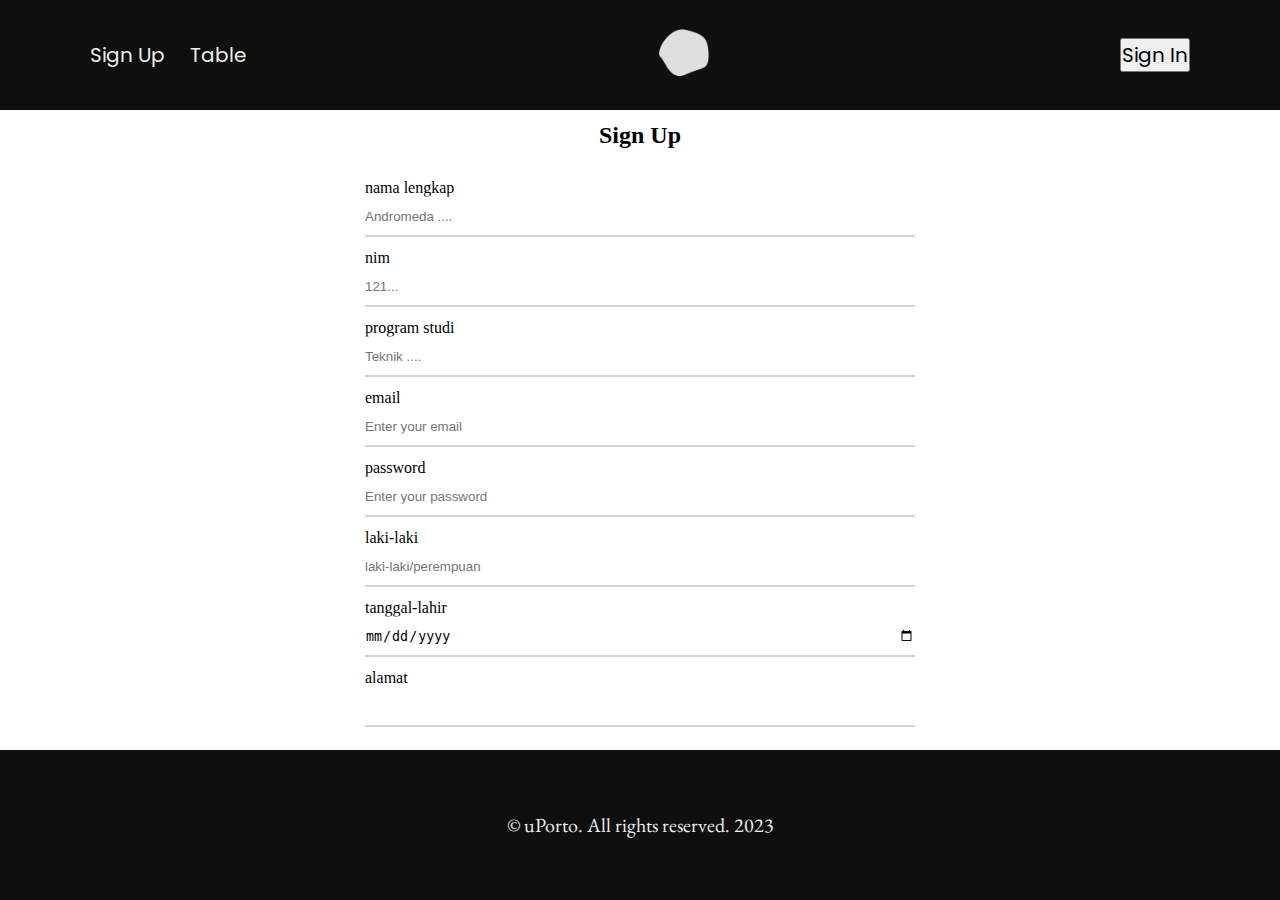
<file: halaman-formulir/index.html>
<!DOCTYPE html>
<html lang="en">
  <head>
    <meta charset="UTF-8" />
    <meta name="viewport" content="width=device-width, initial-scale=1.0" />
    <link rel="stylesheet" href="style.css" />
    <title>SignUp</title>
  </head>
  <body>
    <header class="header">
      <nav class="nav">
        <ul class="nav-items">
          <li class="nav-item poppins">
            <a href="#" class="nav-link">Sign Up</a>
            <a href="../halaman-tabel/index.html" class="nav-link">Table</a>
          </li>
        </ul>

        <a href="../homepage/index.html" class="nav-logo"><img src="../assets/images/logo.png" alt="logo" /></a>

        <button class="button poppins">Sign In</button>
      </nav>
    </header>
    <section class="main">
      <div class="form-container">
        <form action="/halaman-tabel/tabel.html">
          <h2>Sign Up</h2>
          <div class="input-box">
            <label for="nama">nama lengkap</label>
            <input type="text" name="nama" id="name" value="" placeholder="Andromeda ...." required/>
          </div>
          <div class="input-box">
            <label for="nim">nim</label>
            <input type="text" name="nim" id="name" value="" placeholder="121..." required/>
          </div>
          <div class="input-box">
            <label for="program-studi">program studi</label>
            <input type="text" name="program-studi" id="program-studi" value="" placeholder="Teknik ...." />
          </div>
          <div class="input-box">
            <label for="email">email</label>
            <input type="email" id="email" name="email" value="" placeholder="Enter your email" />
          </div>
          <div class="input-box">
            <label for="password">password</label>
            <input type="password" id="password" name="password" value="" placeholder="Enter your password" />
          </div>

          <div class="input-box">
            <label for="jenis-kelamin">laki-laki</label>
            <input type="text" id="jenis-kelamin" name="jenis-kelamin" value="" placeholder="laki-laki/perempuan" />
          </div>

          <div class="input-box">
            <label for="tanggal-lahir">tanggal-lahir</label>
            <input type="date" id="tanggal-lahir" name="tanggal-lahir" value="" />
          </div>

          <div class="input-box">
            <label for="alamat">alamat</label>
            <input type="text" id="alamat" />
          </div>

          <div class="input-box">
            <button type="submit" class="submit-button poppins">Submit</button>
          </div>
        </form>
      </div>
    </section>
    <footer class="footer">
      <div class="copyright garamond">
        <p>&copy; uPorto. All rights reserved. 2023</p>
      </div>
    </footer>
  </body>
</html>
</file>
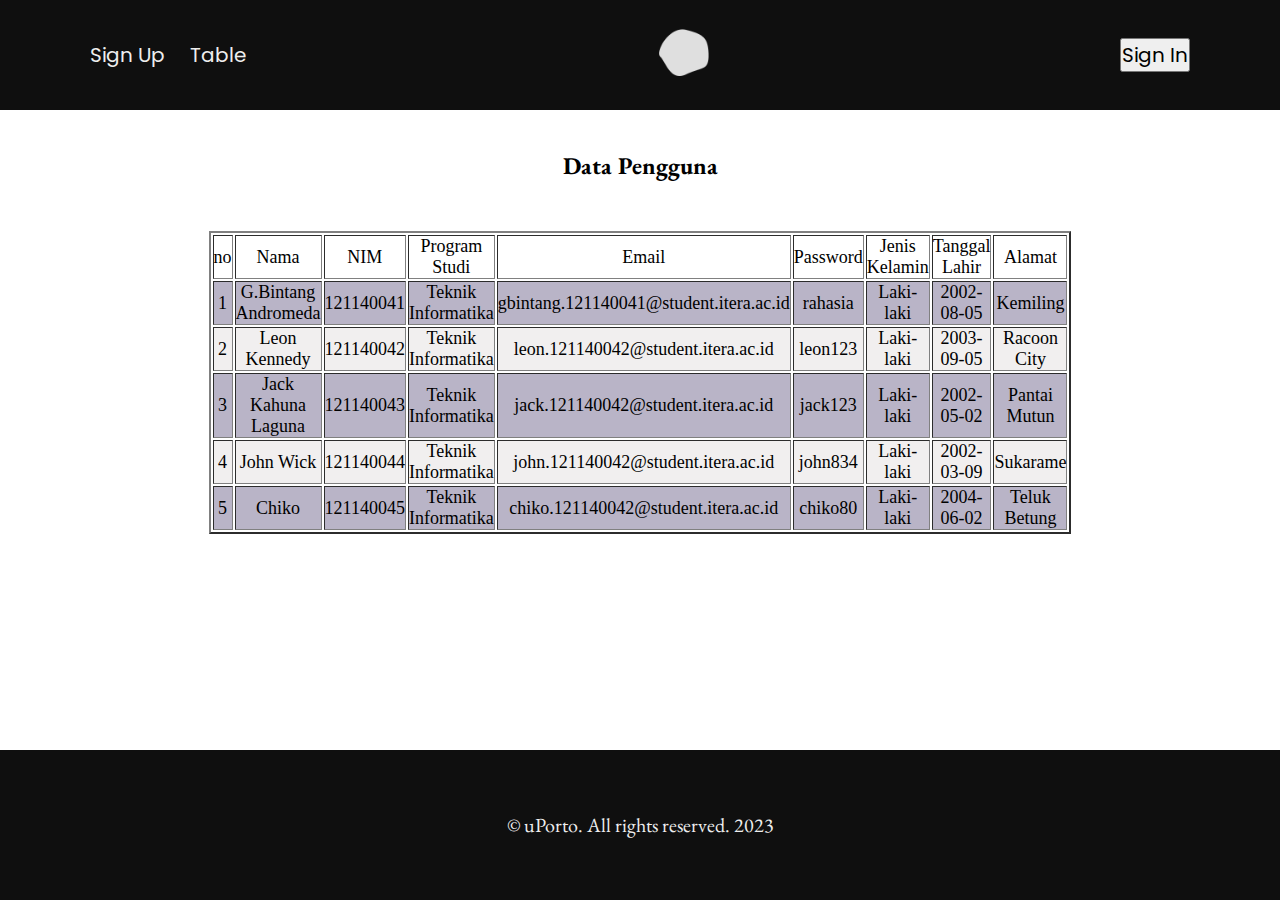
<file: halaman-tabel/index.html>
<!DOCTYPE html>
<html lang="en">
  <head>
    <meta charset="UTF-8" />
    <meta name="viewport" content="width=device-width, initial-scale=1.0" />
    <link rel="stylesheet" href="style.css" />
    <title>Table</title>
  </head>
  <body>
    <header class="header">
      <nav class="nav">
        <ul class="nav-items">
          <li class="nav-item poppins">
            <a href="../halaman-formulir/index.html" class="nav-link">Sign Up</a>
            <a href="#" class="nav-link">Table</a>
          </li>
        </ul>

        <a href="../homepage/index.html" class="nav-logo"><img src="../assets/images/logo.png" alt="logo" /></a>

        <button class="button poppins">Sign In</button>
      </nav>
    </header>
    <section class="main">
        <h2 class="title-table garamond">Data Pengguna</h2>
        <div class="table-wrapper">
            <table border="2">
                <thead align="center">
                  <tr class="table-first-column">
                    <td>no</td>
                    <td>Nama</td>
                    <td>NIM</td>
                    <td>Program Studi</td>
                    <td>Email</td>
                    <td>Password</td>
                    <td>Jenis Kelamin</td>
                    <td>Tanggal Lahir</td>
                    <td>Alamat</td>
                  </tr>
                </thead>
                <tbody align="center">
                  <tr class="kolom-table">
                    <td>1</td>
                    <td>G.Bintang Andromeda</td>
                    <td>121140041</td>
                    <td>Teknik Informatika</td>
                    <td>gbintang.121140041@student.itera.ac.id</td>
                    <td>rahasia</td>
                    <td>Laki-laki</td>
                    <td>2002-08-05</td>
                    <td>Kemiling</td>
                  </tr>
                  <tr class="kolom-table">
                    <td>2</td>
                    <td>Leon Kennedy</td>
                    <td>121140042</td>
                    <td>Teknik Informatika</td>
                    <td>leon.121140042@student.itera.ac.id</td>
                    <td>leon123</td>
                    <td>Laki-laki</td>
                    <td>2003-09-05</td>
                    <td>Racoon City</td>
                  </tr>
                  <tr class="kolom-table">
                    <td>3</td>
                    <td>Jack Kahuna Laguna</td>
                    <td>121140043</td>
                    <td>Teknik Informatika</td>
                    <td>jack.121140042@student.itera.ac.id</td>
                    <td>jack123</td>
                    <td>Laki-laki</td>
                    <td>2002-05-02</td>
                    <td>Pantai Mutun</td>
                  </tr>
                  <tr class="kolom-table">
                    <td>4</td>
                    <td>John Wick</td>
                    <td>121140044</td>
                    <td>Teknik Informatika</td>
                    <td>john.121140042@student.itera.ac.id</td>
                    <td>john834</td>
                    <td>Laki-laki</td>
                    <td>2002-03-09</td>
                    <td>Sukarame</td>
                  </tr>
                  <tr class="kolom-table">
                    <td>5</td>
                    <td>Chiko</td>
                    <td>121140045</td>
                    <td>Teknik Informatika</td>
                    <td>chiko.121140042@student.itera.ac.id</td>
                    <td>chiko80</td>
                    <td>Laki-laki</td>
                    <td>2004-06-02</td>
                    <td>Teluk Betung</td>
                  </tr>
                </tbody>
              </table>
        </div>
    </section>
    <footer class="footer">
      <div class="copyright garamond">
        <p>&copy; uPorto. All rights reserved. 2023</p>
      </div>
    </footer>
  </body>
</html>
</file>
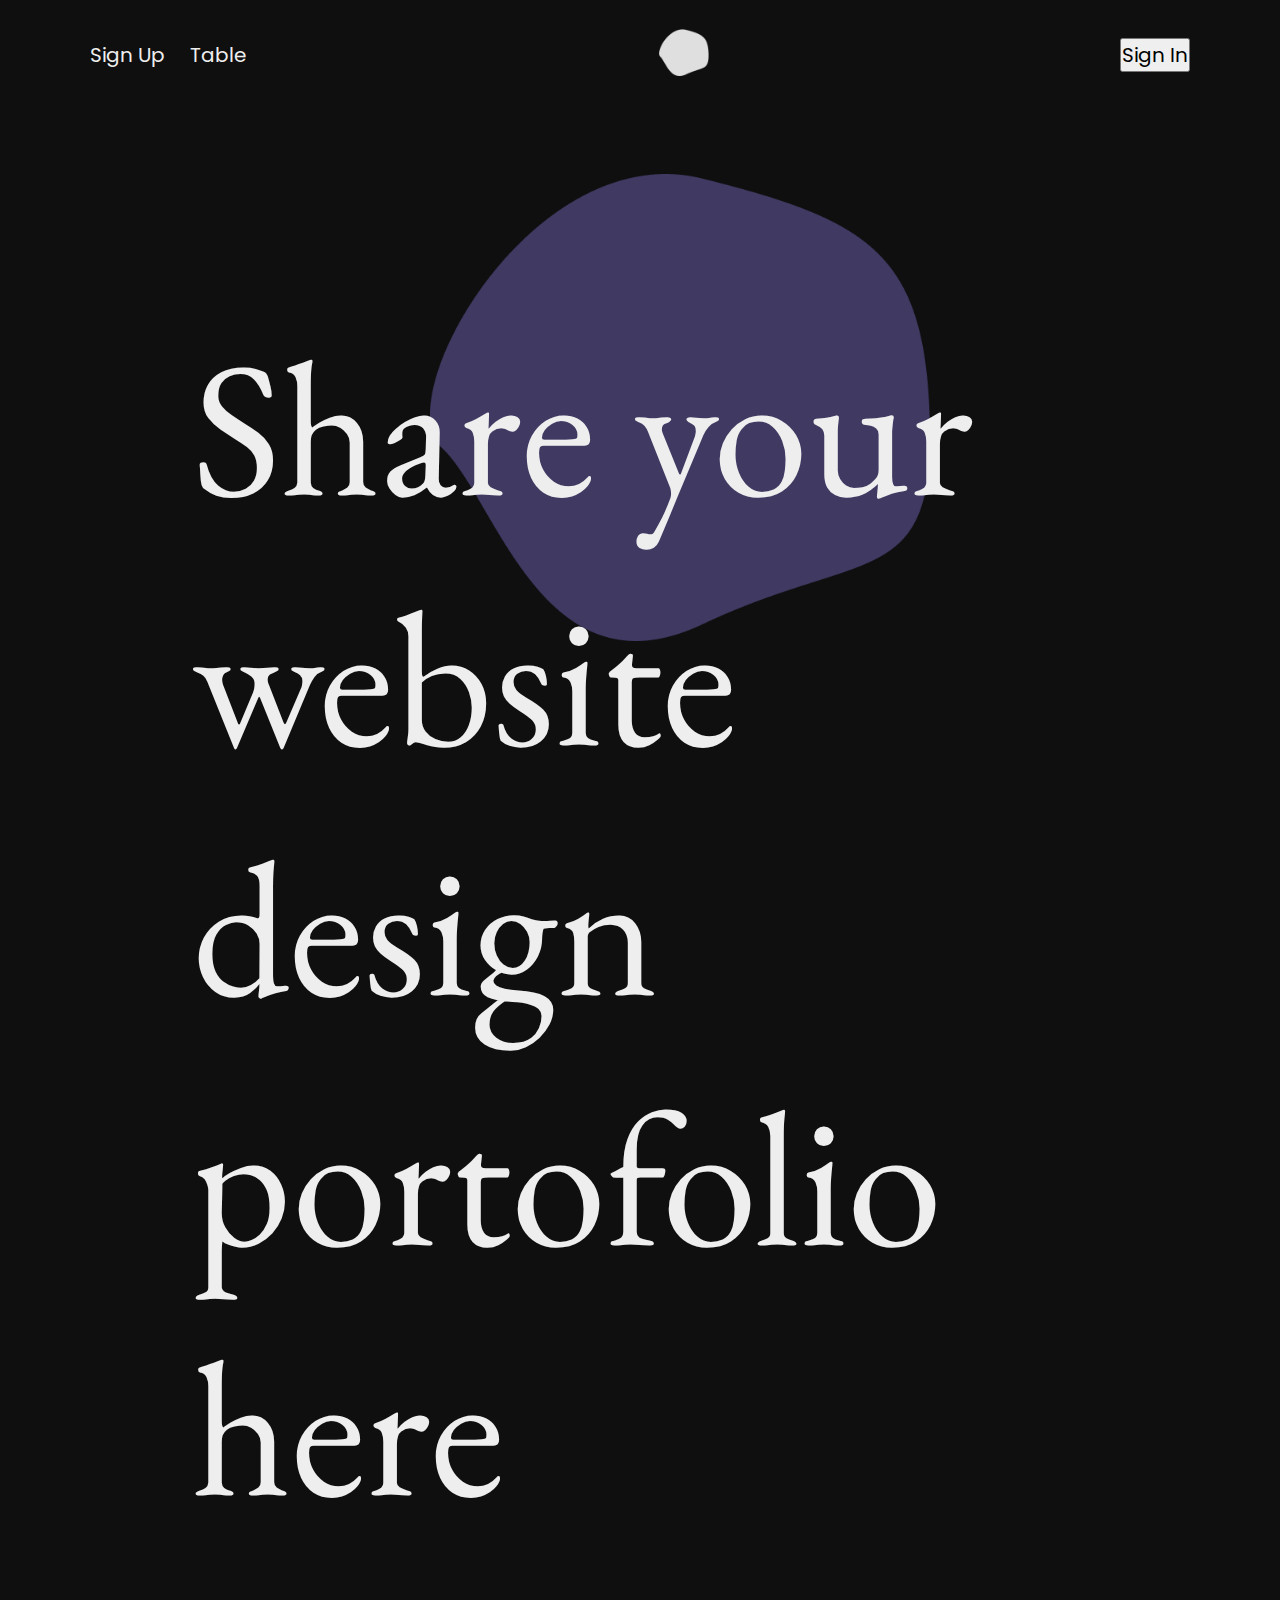
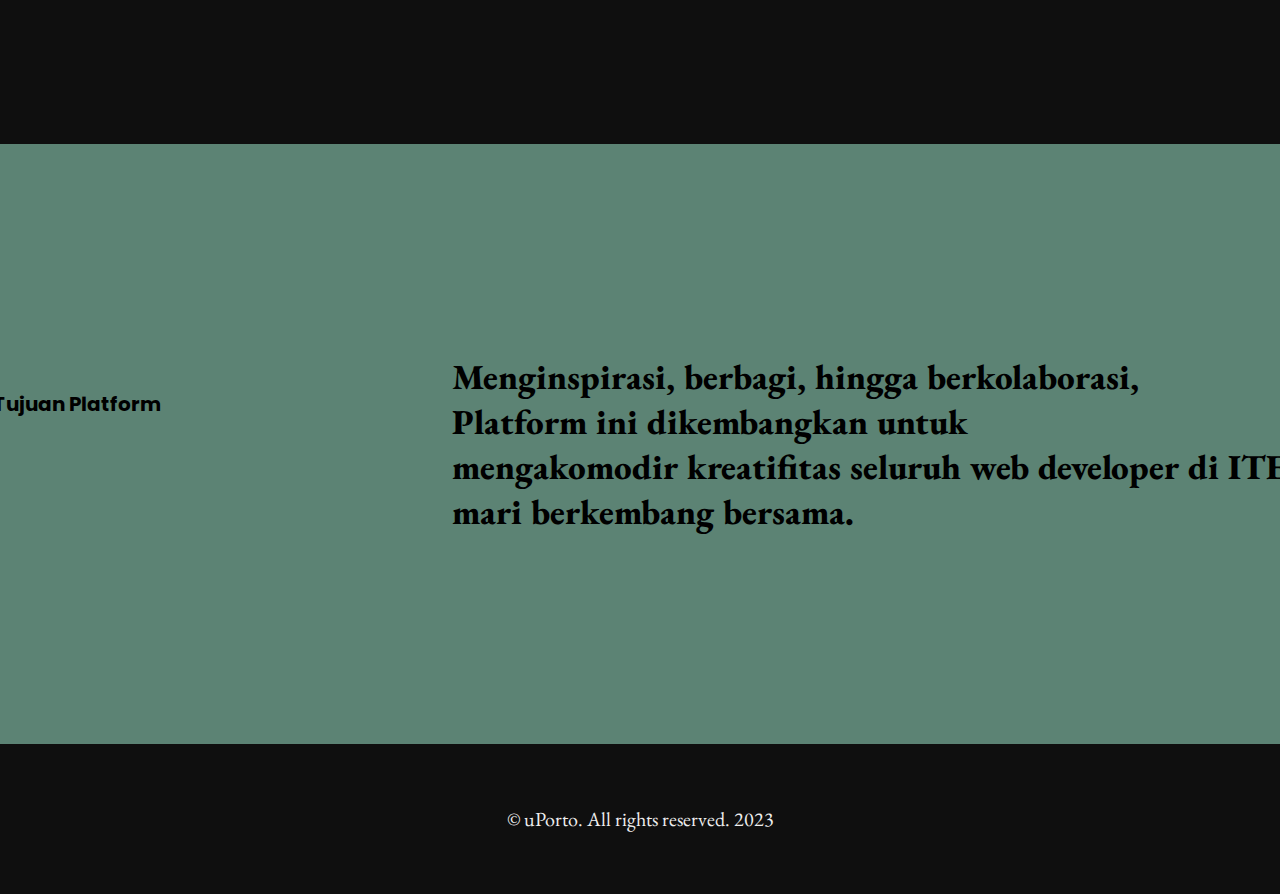
<file: homepage/index.html>
<!DOCTYPE html>
<html lang="en">
  <head>
    <meta charset="UTF-8" />
    <meta name="viewport" content="width=device-width, initial-scale=1.0" />
    <link rel="stylesheet" href="style.css" />
    <title>uPorto</title>
  </head>
  <body>
    <header class="header">
      <nav class="nav">
        <ul class="nav-items">
          <li class="nav-item poppins">
            <a href="../halaman-formulir/index.html" class="nav-link">Sign Up</a>
            <a href="../halaman-tabel/index.html" class="nav-link">Table</a>
          </li>
        </ul>

        <a href="#" class="nav-logo"><img src="../assets/images/logo.png" alt="logo" /></a>

        <button class="button poppins">Sign In</button>
      </nav>
    </header>
    <section class="banner">
      <div class="banner-content">
        <p class="banner-text garamond">Share your website design portofolio here</p>
        <img src="../assets/images/background-img.png" alt="background-logo" class="banner-background" />
      </div>
    </section>
    <section class="web-description">
      <div class="wrapper">
        <div class="content1 poppins"><p>Tujuan Platform</p></div>
        <div class="content2 garamond"><p>
          Menginspirasi, berbagi, hingga berkolaborasi, <br> Platform ini dikembangkan untuk <br>mengakomodir kreatifitas seluruh web developer di ITERA, <br>mari berkembang bersama.</div>

        </p>
      </div>
    </section>
    <footer class="footer">
      <div class="copyright garamond">
        <p>&copy; uPorto. All rights reserved. 2023</p>
      </div>

    </footer>
  </body>
</html>
</file>
<file: halaman-formulir/style.css>
/* Import Google Font - Poppins */
@import url("https://fonts.googleapis.com/css2?family=Poppins&display=swap");

@import url("https://fonts.googleapis.com/css2?family=EB+Garamond&family=Poppins&display=swap");

* {
  margin: 0;
  padding: 0;
  box-sizing: border-box;
}

.poppins {
  font-family: "Poppins", sans-serif;
}

.garamond {
  font-family: "EB Garamond", serif;
}

/* == CSS NAVBAR == */
.header {
    height: 110px;
    width: 100%;
    padding: 0 20px;
    background: #0f0f0f;
}

.nav-logo img {
    width: 50px;
}

.nav {
    max-width: 1100px;
    width: 100%;
    margin: 0 auto;
}

a {
    text-decoration: none;
    color: #eeeeee;
    font-size: 20px;
}

.button {
    font-size: 20px;
}

.nav,
.nav-item {
    display: flex;
    height: 100%;
    align-items: center;
    justify-content: space-between;
}

.nav-item {
    column-gap: 25px;
}

.nav-link:hover {
    color: #dde6ed;
}
/* == CSS NAVBAR END== */


/* == FORMULIR == */
.form-container{
    position: absolute;
    max-width: 600px;
    width: 100%;
    top: 50%;
    left: 50%;
    transform: translate(-50%, -50%);
    padding: 25px;
    border-radius: 12px;   
}

.form-container h2{
    text-align: center;
}

.input-box{
    position: relative;
    margin-top: 30px;
    width: 100%;
    height: 40px;
}


.input-box input{
    height: 100%;
    width: 100%;
    border: none;
    outline: none;
    border-bottom: 1.5px solid #aaaaaa;
    transition: all 0.2s ease;
}

.input-box input:focus{
    border-color: #393053;
}

.form-container .submit-button{
    background-color: #393053;
    color: #eeeeee;
    margin-top: 30px;
    width: 100%;
    padding: 12px 0;
    border-radius: 10px;
}

/* == FORMULIR END == */

/* == FOOTER == */
.footer{
    position: absolute;
    bottom: 0;
    width: 100%;
    height: 150px;
    background: #0f0f0f;
    align-items: center;
    justify-content: center;
    display: flex;
}

.copyright{
    color: #eeeeee;
    font-size: 20px;
} 
/* == FOOTER END == */
</file>
<file: halaman-tabel/style.css>
/* Import Google Font - Poppins */
@import url("https://fonts.googleapis.com/css2?family=Poppins&display=swap");

@import url("https://fonts.googleapis.com/css2?family=EB+Garamond&family=Poppins&display=swap");

* {
  margin: 0;
  padding: 0;
  box-sizing: border-box;
}

.poppins {
  font-family: "Poppins", sans-serif;
}

.garamond {
  font-family: "EB Garamond", serif;
}

/* == NAVBAR == */
.header {
    height: 110px;
    width: 100%;
    padding: 0 20px;
    background: #0f0f0f;
}

.nav-logo img {
    width: 50px;
}

.nav {
    max-width: 1100px;
    width: 100%;
    margin: 0 auto;
}

a {
    text-decoration: none;
    color: #eeeeee;
    font-size: 20px;
}

.button {
    font-size: 20px;
}

.nav,
.nav-item {
    display: flex;
    height: 100%;
    align-items: center;
    justify-content: space-between;
}

.nav-item {
    column-gap: 25px;
}

.nav-link:hover {
    color: #dde6ed;
}
/* == NAVBAR END== */

/* == TABEL */
.table-wrapper{
    display: flex;
    justify-content: center;
    align-items: center;
    max-width: 800px;
    margin: 50px auto;

}

.title-table{
    display: flex;
    justify-content: center;
    align-items: center;
    margin-top: 40px;
}

table{
    font-size: 18px;
}

.kolom-table:nth-child(odd){
    background-color: #B9B4C7;
}

.kolom-table:nth-child(even){
    background-color: #F1EFEF;
}
/* == TABEL END*/



/* == FOOTER == */
.footer{
    position: absolute;
    bottom: 0;
    width: 100%;
    height: 150px;
    background: #0f0f0f;
    align-items: center;
    justify-content: center;
    display: flex;
}

.copyright{
    color: #eeeeee;
    font-size: 20px;
} 
/* == FOOTER END == */
</file>
<file: homepage/style.css>
/* Import Google Font - Poppins */
@import url("https://fonts.googleapis.com/css2?family=Poppins&display=swap");

@import url("https://fonts.googleapis.com/css2?family=EB+Garamond&family=Poppins&display=swap");

* {
  margin: 0;
  padding: 0;
  box-sizing: border-box;
}

.poppins {
  font-family: "Poppins", sans-serif;
}

.garamond{
    font-family: 'EB Garamond', serif;
}

/* css navbar */
.header {
  height: 110px;
  width: 100%;
  padding: 0 20px;
  background: #0f0f0f;
}

.nav-logo img {
  width: 50px;
}

.nav {
  max-width: 1100px;
  width: 100%;
  margin: 0 auto;
}

a {
  text-decoration: none;
  color: #eeeeee;
  font-size: 20px;
}

.button{
    font-size: 20px;
}

.nav,
.nav-item {
  display: flex;
  height: 100%;
  align-items: center;
  justify-content: space-between;
}

.nav-item {
  column-gap: 25px;
}

.nav-link:hover {
  color: #dde6ed;
}
/* AKHIR css navbar */


/* banner */
.banner{
    background: #0f0f0f;
    position: relative;
}

.banner-content{
    display: block;
}

.banner-text{
    position: relative;
    color: #eeeeee;
    padding: 1em;
    font-size: 12em;
    z-index: 2;
}

.banner-background{
    position: absolute;
    right: 350px;
    top: 4em;
    max-width: 100%;
    width: 500px;
    z-index: 1;
}
/* akhir banner */

/* deskripsi web */
.web-description{
    background-color: #5C8374;
    height: 600px;
    position: relative;
}

.wrapper{
    display: flex;
    justify-content: center;
    align-items: center;
    height: 100%;
    gap: 1em;
}

.content1{
    font-size: 20px;
    position: relative;
    bottom: 2em;
    right: 5em;
    font-weight: 700;
}

.content2{
    position: relative;
    left: 5em;
    font-size: 35px;
    font-weight: 900;
}

/* footer */
.footer{
    height: 150px;
    background: #0f0f0f;
    align-items: center;
    justify-content: center;
    display: flex;
}

.copyright{
    color: #eeeeee;
    font-size: 20px;
}
</file>
